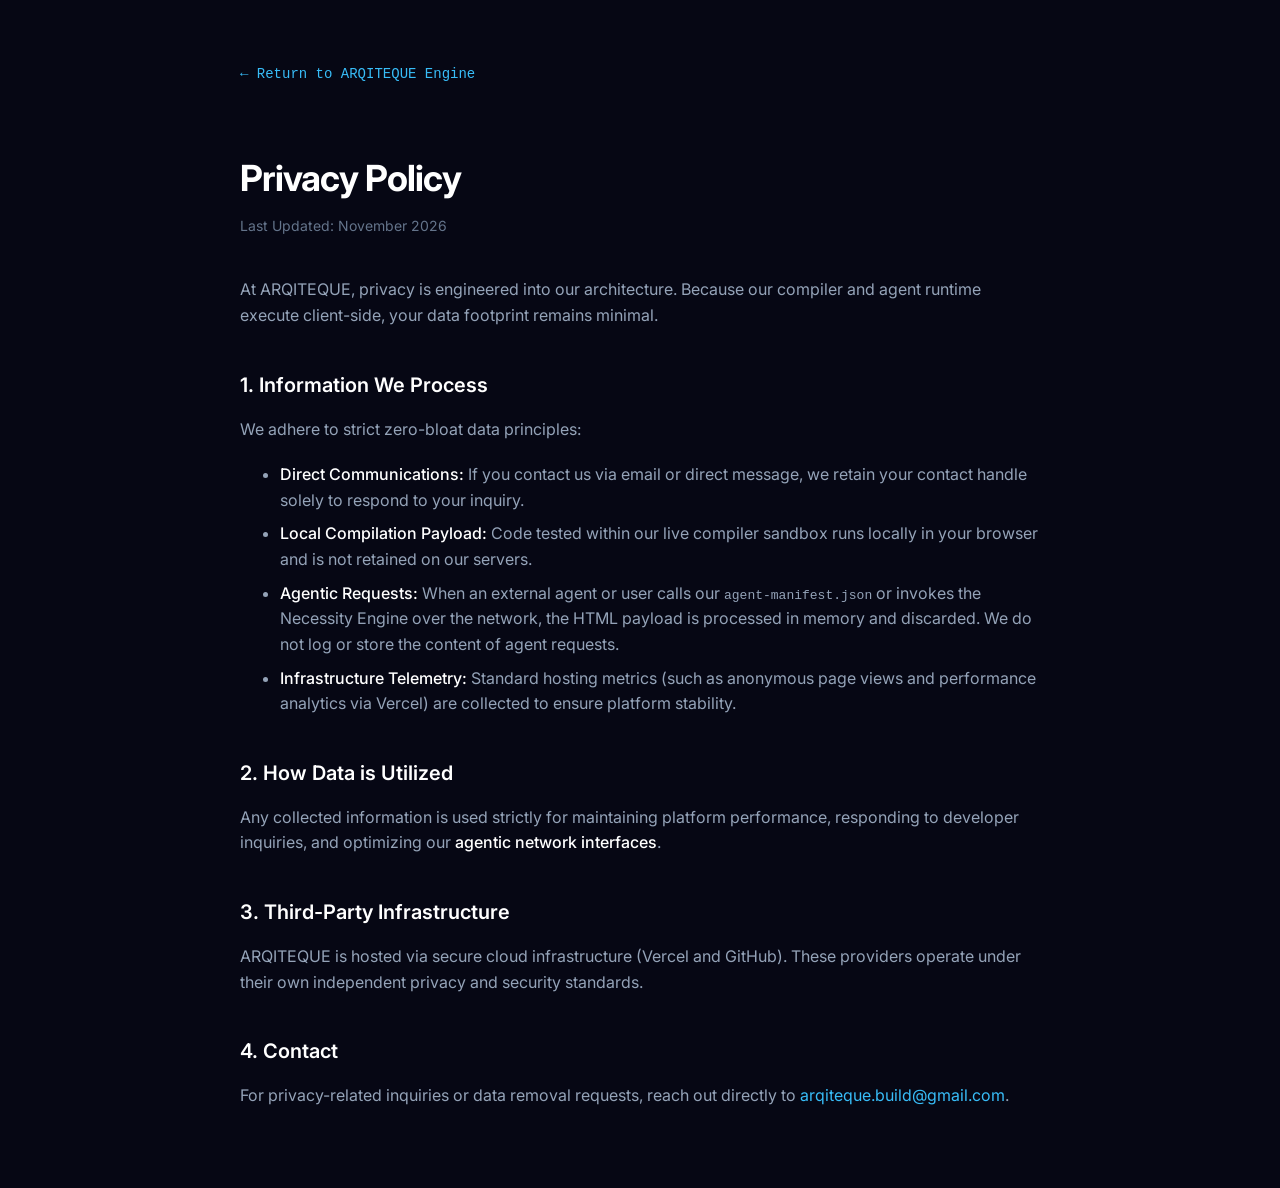
<file: privacy.html>
<!DOCTYPE html>
<html lang="en">
<head>
  <meta charset="UTF-8">
  <meta name="viewport" content="width=device-width, initial-scale=1.0">
  <title>Privacy Policy | ARQITEQUE</title>
  <link rel="preconnect" href="https://fonts.googleapis.com">
  <link rel="preconnect" href="https://fonts.gstatic.com" crossorigin>
  <link href="https://fonts.googleapis.com/css2?family=Inter:wght@400;500;600;700&display=swap" rel="stylesheet">
  <style>
    body {
      background-color: #060714;
      color: #e2e8f0;
      font-family: 'Inter', sans-serif;
      line-height: 1.6;
      margin: 0;
      padding: 60px 24px;
      display: flex;
      justify-content: center;
    }
    .container {
      max-width: 800px;
      width: 100%;
    }
    .back-link {
      display: inline-block;
      color: #38bdf8;
      text-decoration: none;
      font-family: monospace;
      margin-bottom: 40px;
      font-size: 14px;
    }
    .back-link:hover { text-decoration: underline; }
    h1 {
      font-size: 36px;
      font-weight: 700;
      color: #ffffff;
      margin-bottom: 8px;
      letter-spacing: -0.02em;
    }
    .last-updated {
      color: #64748b;
      font-size: 14px;
      margin-bottom: 40px;
    }
    h2 {
      font-size: 20px;
      font-weight: 600;
      color: #ffffff;
      margin-top: 40px;
      margin-bottom: 16px;
    }
    p, ul {
      margin-bottom: 20px;
      color: #94a3b8;
    }
    li {
      margin-bottom: 8px;
    }
    strong {
      color: #ffffff;
      font-weight: 500;
    }
    a {
      color: #38bdf8;
      text-decoration: none;
    }
    a:hover {
      text-decoration: underline;
    }
  </style>
</head>
<body>
  <div class="container">
    <a href="/" class="back-link">← Return to ARQITEQUE Engine</a>
    
    <h1>Privacy Policy</h1>
    <div class="last-updated">Last Updated: November 2026</div>

    <p>At ARQITEQUE, privacy is engineered into our architecture. Because our compiler and agent runtime execute client-side, your data footprint remains minimal.</p>

    <h2>1. Information We Process</h2>
    <p>We adhere to strict zero-bloat data principles:</p>
    <ul>
      <li><strong>Direct Communications:</strong> If you contact us via email or direct message, we retain your contact handle solely to respond to your inquiry.</li>
      <li><strong>Local Compilation Payload:</strong> Code tested within our live compiler sandbox runs locally in your browser and is not retained on our servers.</li>
      <li><strong>Agentic Requests:</strong> When an external agent or user calls our <code>agent-manifest.json</code> or invokes the Necessity Engine over the network, the HTML payload is processed in memory and discarded. We do not log or store the content of agent requests.</li>
      <li><strong>Infrastructure Telemetry:</strong> Standard hosting metrics (such as anonymous page views and performance analytics via Vercel) are collected to ensure platform stability.</li>
    </ul>

    <h2>2. How Data is Utilized</h2>
    <p>Any collected information is used strictly for maintaining platform performance, responding to developer inquiries, and optimizing our <strong>agentic network interfaces</strong>.</p>

    <h2>3. Third-Party Infrastructure</h2>
    <p>ARQITEQUE is hosted via secure cloud infrastructure (Vercel and GitHub). These providers operate under their own independent privacy and security standards.</p>

    <h2>4. Contact</h2>
    <p>For privacy-related inquiries or data removal requests, reach out directly to <a href="mailto:arqiteque.build@gmail.com">arqiteque.build@gmail.com</a>.</p>
  </div>
</body>
</html>
</file>
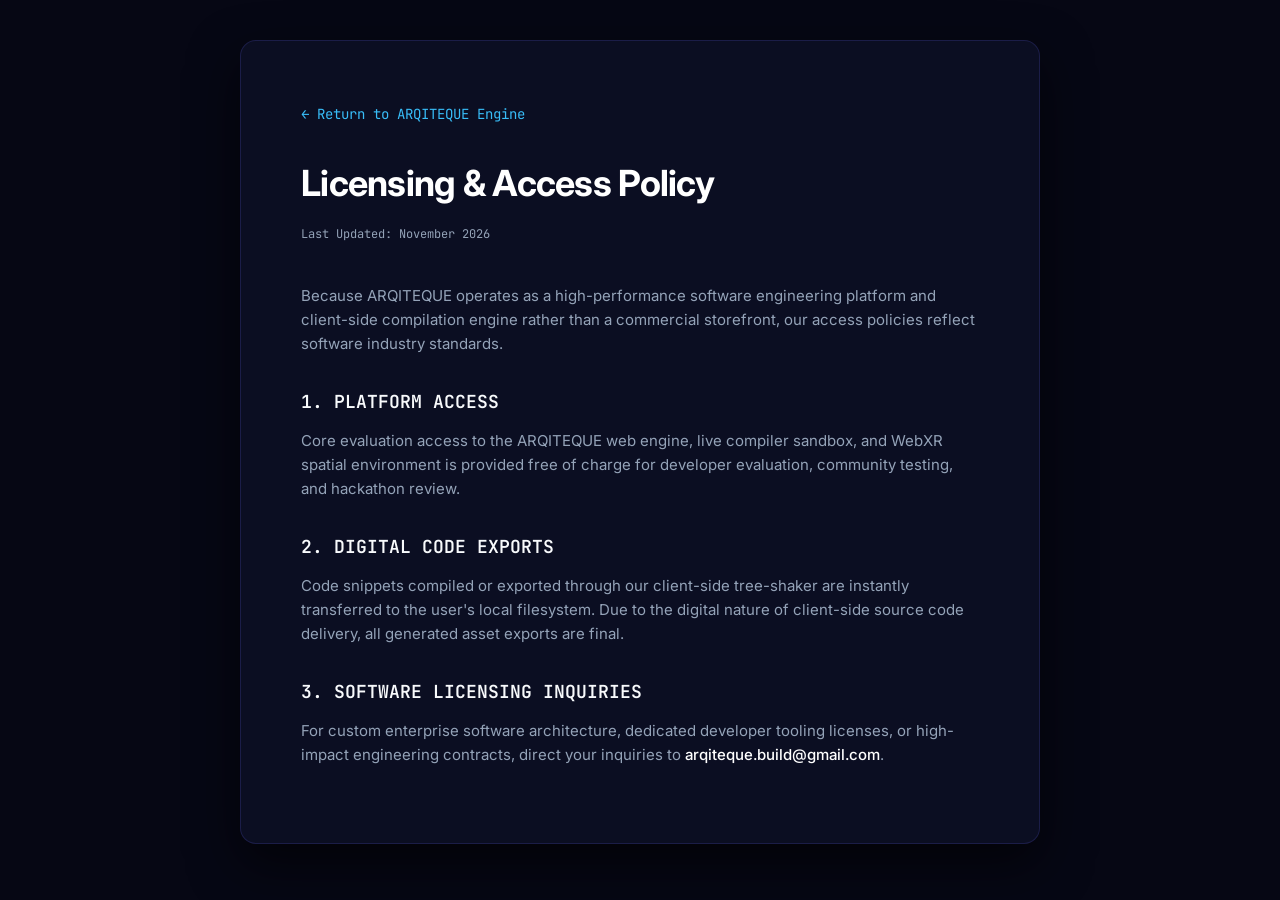
<file: refund.html>
<!DOCTYPE html>
<html lang="en">
<head>
  <meta charset="UTF-8">
  <meta name="viewport" content="width=device-width, initial-scale=1.0">
  <title>ARQITEQUE | Licensing & Refund Policy</title>
  <link rel="icon" type="image/png" href="https://res.cloudinary.com/noykxs5v/image/upload/v1794643418/Neon_Cyberpunk_A_Emblem-removebg-preview_whjq3c.png">
  <link rel="preconnect" href="https://fonts.googleapis.com">
  <link rel="preconnect" href="https://fonts.gstatic.com" crossorigin>
  <link href="https://fonts.googleapis.com/css2?family=Inter:wght@400;500;600;700&family=JetBrains+Mono:wght@400;500&display=swap" rel="stylesheet">
  <style>
    :root {
      --bg: #060714;
      --surface: #0b0e22;
      --border: rgba(99, 102, 241, 0.18);
      --text: #ffffff;
      --muted: #94a3b8;
      --accent: #6d28d9;
      --cyan: #38bdf8;
    }
    * { margin: 0; padding: 0; box-sizing: border-box; }
    body { background-color: var(--bg); color: var(--text); font-family: 'Inter', sans-serif; line-height: 1.6; padding: 40px 20px; }
    .container { max-width: 800px; margin: 0 auto; background: var(--surface); border: 1px solid var(--border); border-radius: 16px; padding: 60px; box-shadow: 0 20px 50px rgba(0,0,0,0.6); }
    .back-link { display: inline-flex; color: var(--cyan); text-decoration: none; font-size: 14px; font-family: 'JetBrains Mono', monospace; margin-bottom: 30px; }
    .back-link:hover { text-decoration: underline; }
    h1 { font-size: 36px; font-weight: 700; margin-bottom: 12px; letter-spacing: -0.02em; }
    .update-date { font-family: 'JetBrains Mono', monospace; font-size: 12px; color: var(--muted); margin-bottom: 40px; }
    h2 { font-size: 18px; font-weight: 600; color: #f8fafc; margin-top: 32px; margin-bottom: 12px; font-family: 'JetBrains Mono', monospace; }
    p, li { font-size: 15px; color: var(--muted); margin-bottom: 16px; }
    strong { color: var(--text); font-weight: 500; }
    @media (max-width: 768px) { .container { padding: 30px 20px; } }
  </style>
</head>
<body>
  <div class="container">
    <a href="/" class="back-link">← Return to ARQITEQUE Engine</a>
    <h1>Licensing & Access Policy</h1>
    <div class="update-date">Last Updated: November 2026</div>

    <p>Because ARQITEQUE operates as a high-performance software engineering platform and client-side compilation engine rather than a commercial storefront, our access policies reflect software industry standards.</p>

    <h2>1. PLATFORM ACCESS</h2>
    <p>Core evaluation access to the ARQITEQUE web engine, live compiler sandbox, and WebXR spatial environment is provided free of charge for developer evaluation, community testing, and hackathon review.</p>

    <h2>2. DIGITAL CODE EXPORTS</h2>
    <p>Code snippets compiled or exported through our client-side tree-shaker are instantly transferred to the user's local filesystem. Due to the digital nature of client-side source code delivery, all generated asset exports are final.</p>

    <h2>3. SOFTWARE LICENSING INQUIRIES</h2>
    <p>For custom enterprise software architecture, dedicated developer tooling licenses, or high-impact engineering contracts, direct your inquiries to <strong>arqiteque.build@gmail.com</strong>.</p>
  </div>
</body>
</html>
</file>
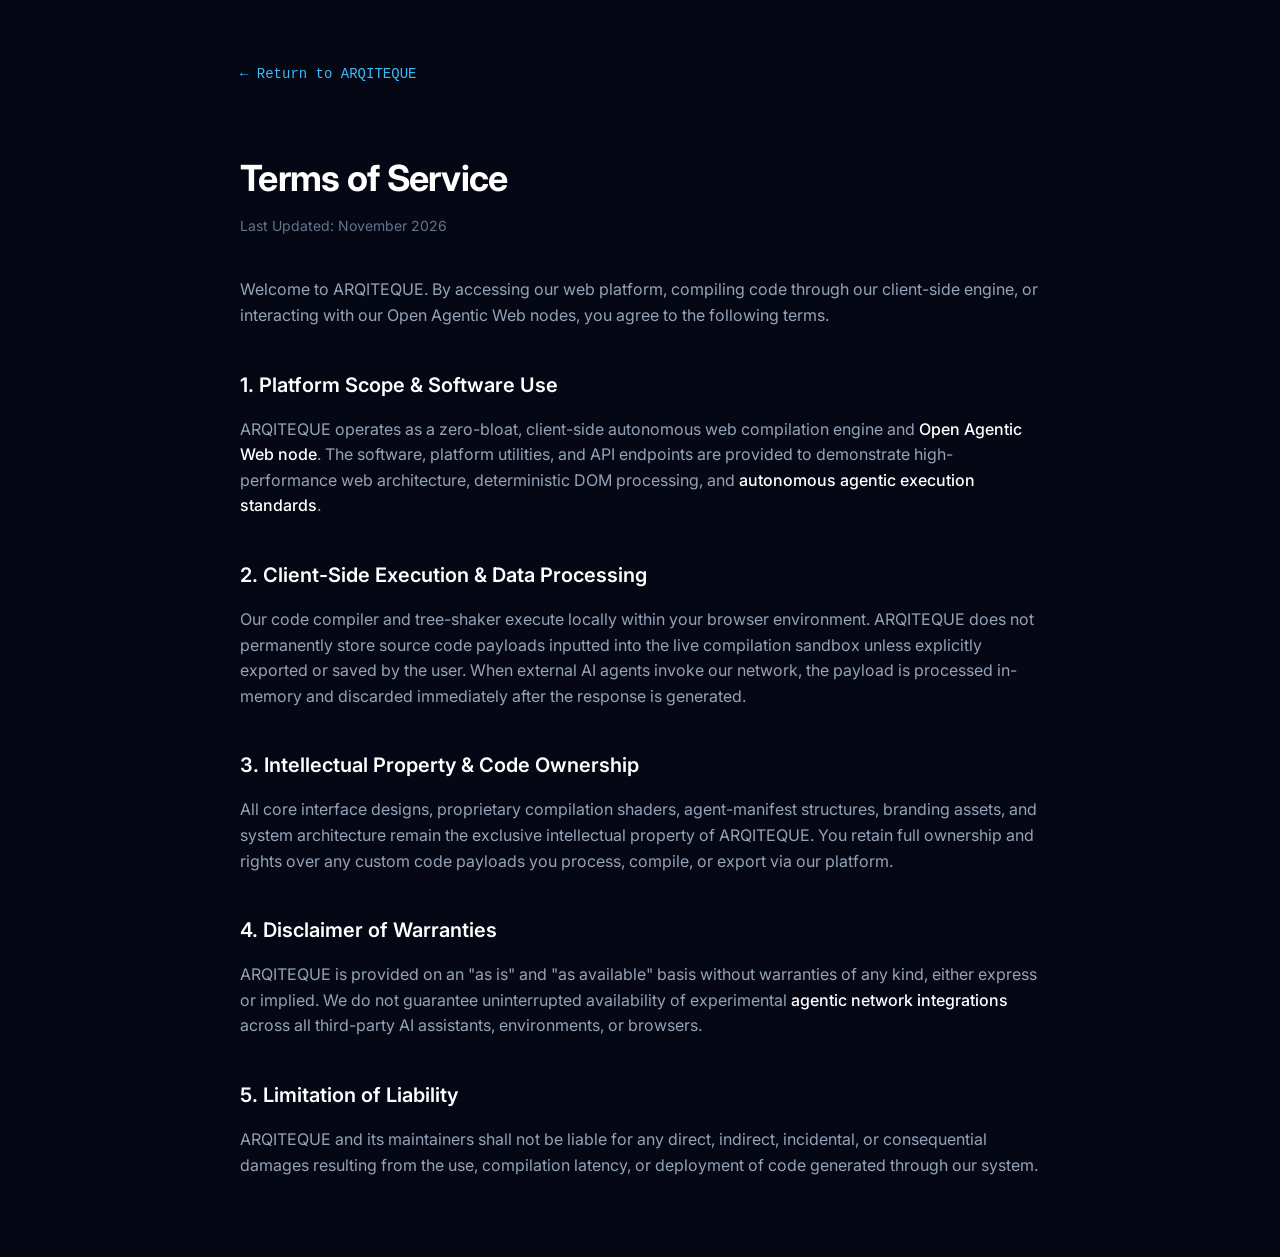
<file: terms.html>
<!DOCTYPE html>
<html lang="en">
<head>
  <meta charset="UTF-8">
  <meta name="viewport" content="width=device-width, initial-scale=1.0">
  <title>Terms of Service | ARQITEQUE</title>
  <link rel="preconnect" href="https://fonts.googleapis.com">
  <link rel="preconnect" href="https://fonts.gstatic.com" crossorigin>
  <link href="https://fonts.googleapis.com/css2?family=Inter:wght@400;500;600;700&display=swap" rel="stylesheet">
  <style>
    body {
      background-color: #060714;
      color: #e2e8f0;
      font-family: 'Inter', sans-serif;
      line-height: 1.6;
      margin: 0;
      padding: 60px 24px;
      display: flex;
      justify-content: center;
    }
    .container {
      max-width: 800px;
      width: 100%;
    }
    .back-link {
      display: inline-block;
      color: #38bdf8;
      text-decoration: none;
      font-family: monospace;
      margin-bottom: 40px;
      font-size: 14px;
    }
    .back-link:hover { text-decoration: underline; }
    h1 {
      font-size: 36px;
      font-weight: 700;
      color: #ffffff;
      margin-bottom: 8px;
      letter-spacing: -0.02em;
    }
    .last-updated {
      color: #64748b;
      font-size: 14px;
      margin-bottom: 40px;
    }
    h2 {
      font-size: 20px;
      font-weight: 600;
      color: #ffffff;
      margin-top: 40px;
      margin-bottom: 16px;
    }
    p, ul {
      margin-bottom: 20px;
      color: #94a3b8;
    }
    li {
      margin-bottom: 8px;
    }
    strong {
      color: #ffffff;
      font-weight: 500;
    }
  </style>
</head>
<body>
  <div class="container">
    <a href="/" class="back-link">← Return to ARQITEQUE</a>
    
    <h1>Terms of Service</h1>
    <div class="last-updated">Last Updated: November 2026</div>

    <p>Welcome to ARQITEQUE. By accessing our web platform, compiling code through our client-side engine, or interacting with our Open Agentic Web nodes, you agree to the following terms.</p>

    <h2>1. Platform Scope & Software Use</h2>
    <p>ARQITEQUE operates as a zero-bloat, client-side autonomous web compilation engine and <strong>Open Agentic Web node</strong>. The software, platform utilities, and API endpoints are provided to demonstrate high-performance web architecture, deterministic DOM processing, and <strong>autonomous agentic execution standards</strong>.</p>

    <h2>2. Client-Side Execution & Data Processing</h2>
    <p>Our code compiler and tree-shaker execute locally within your browser environment. ARQITEQUE does not permanently store source code payloads inputted into the live compilation sandbox unless explicitly exported or saved by the user. When external AI agents invoke our network, the payload is processed in-memory and discarded immediately after the response is generated.</p>

    <h2>3. Intellectual Property & Code Ownership</h2>
    <p>All core interface designs, proprietary compilation shaders, agent-manifest structures, branding assets, and system architecture remain the exclusive intellectual property of ARQITEQUE. You retain full ownership and rights over any custom code payloads you process, compile, or export via our platform.</p>

    <h2>4. Disclaimer of Warranties</h2>
    <p>ARQITEQUE is provided on an "as is" and "as available" basis without warranties of any kind, either express or implied. We do not guarantee uninterrupted availability of experimental <strong>agentic network integrations</strong> across all third-party AI assistants, environments, or browsers.</p>

    <h2>5. Limitation of Liability</h2>
    <p>ARQITEQUE and its maintainers shall not be liable for any direct, indirect, incidental, or consequential damages resulting from the use, compilation latency, or deployment of code generated through our system.</p>
  </div>
</body>
</html>
</file>
